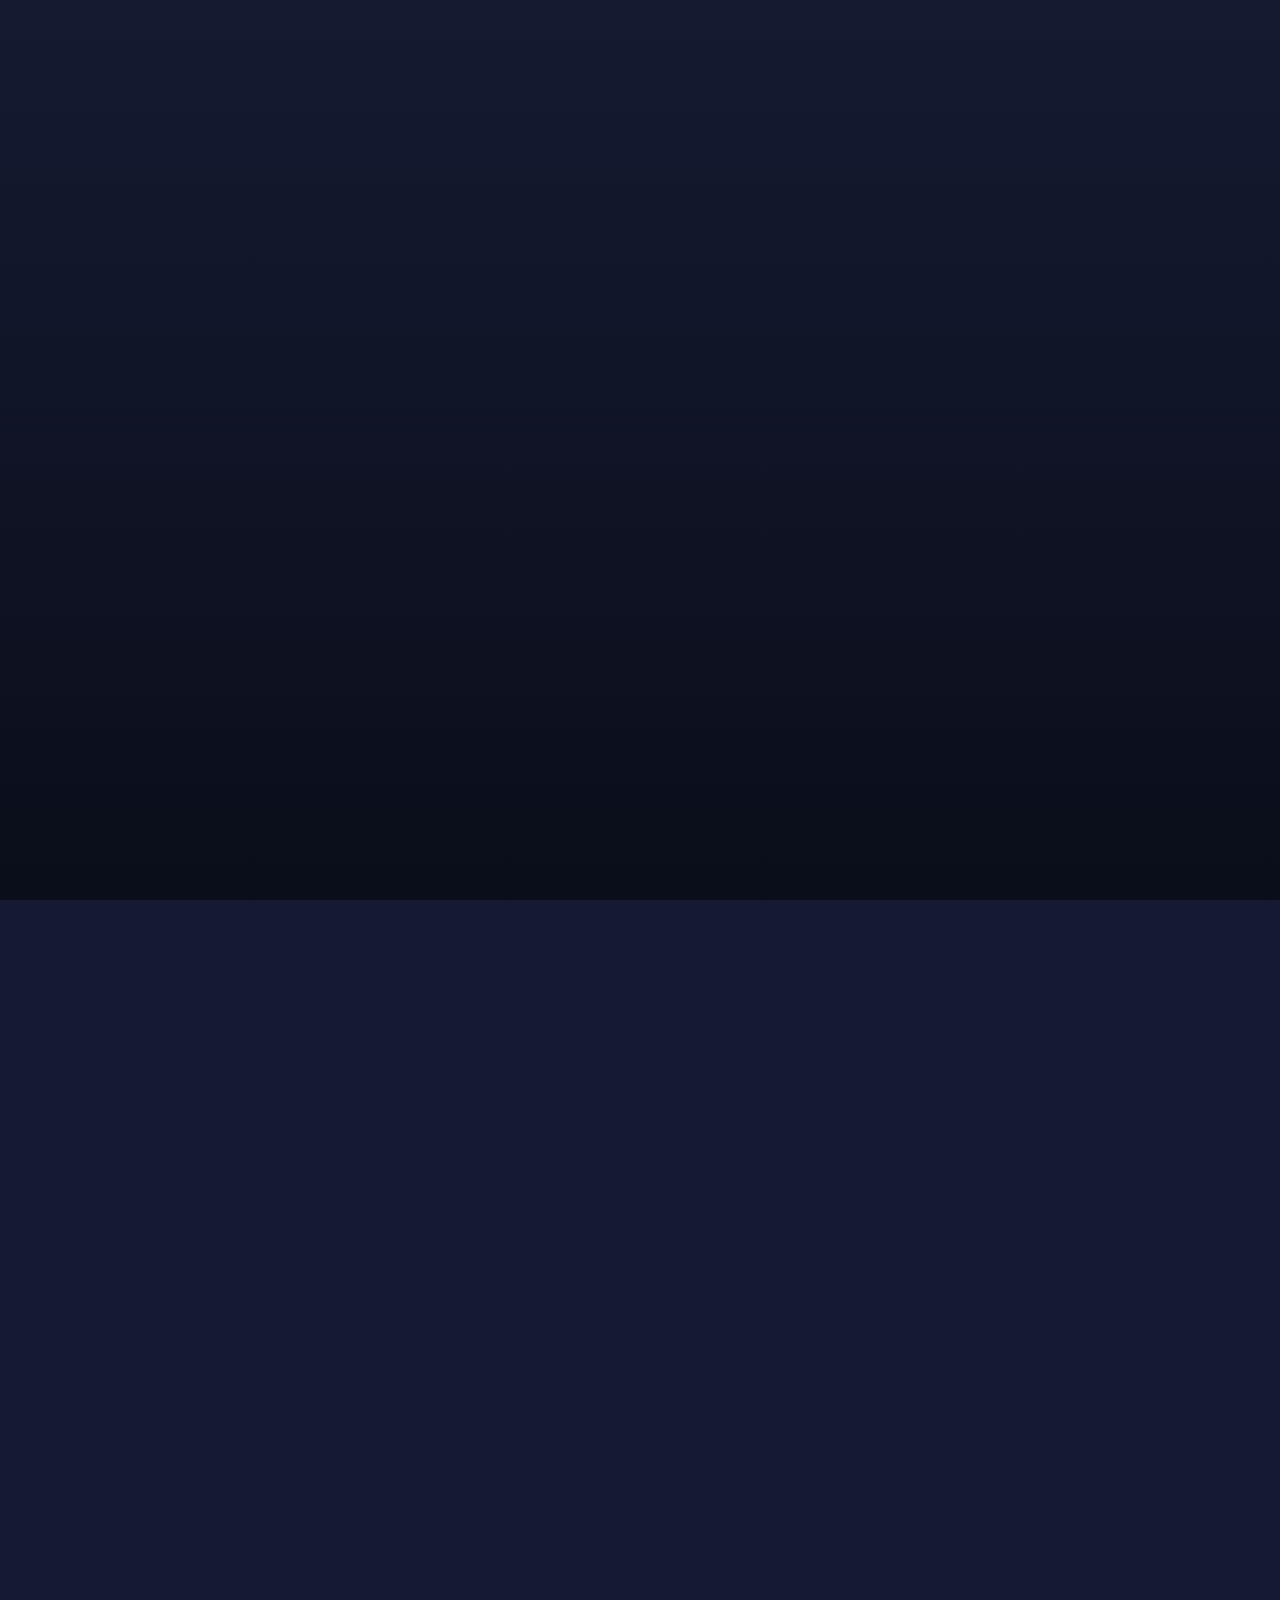
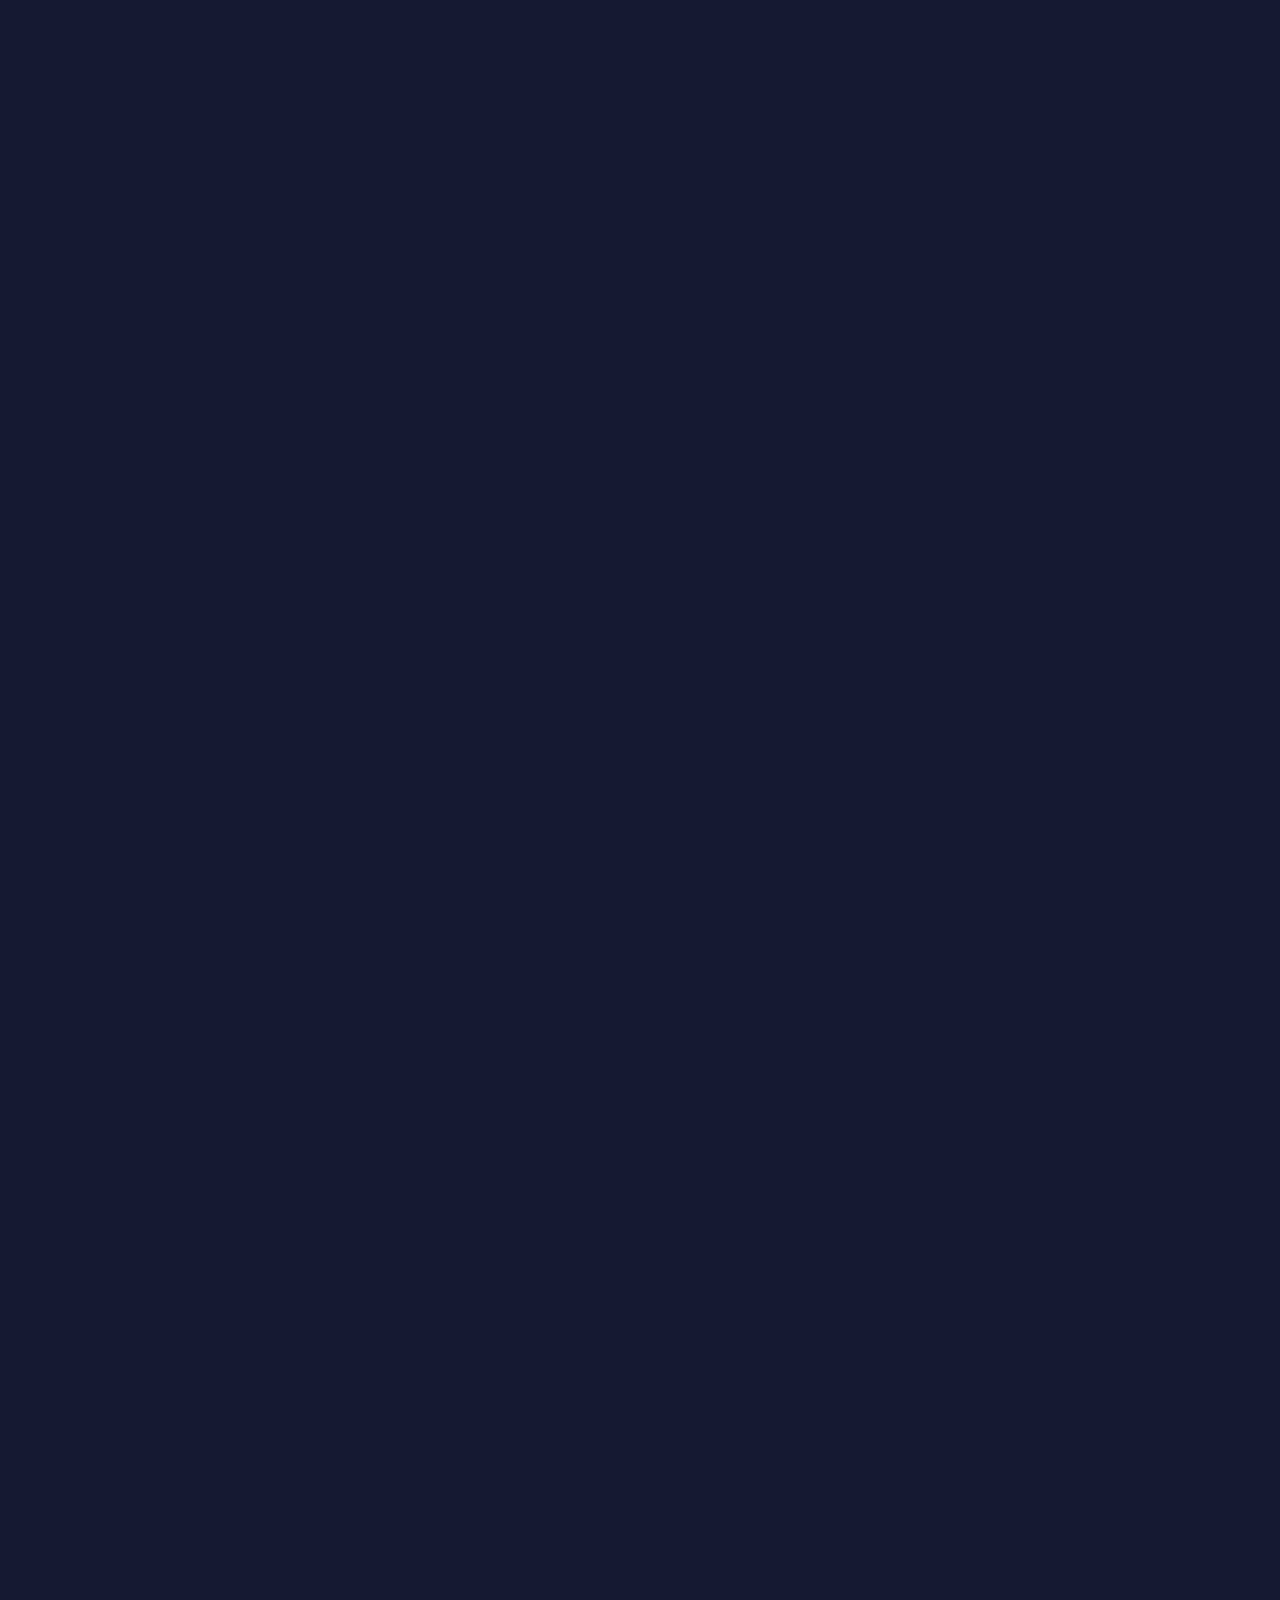
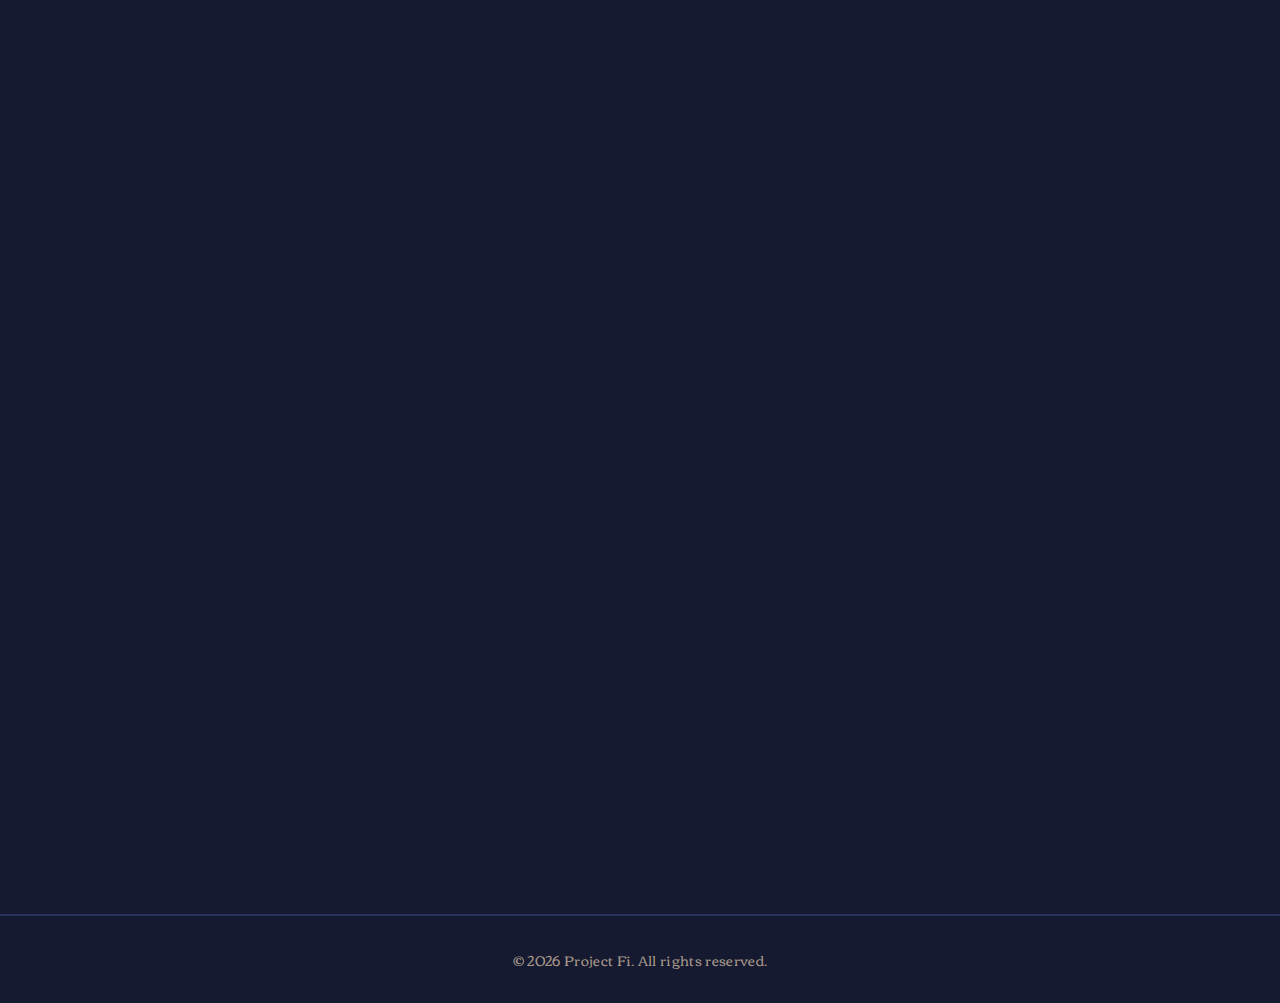
<file: index.html>
<!DOCTYPE html>
<html lang="en">
<head>
    <meta charset="UTF-8">
    <meta name="viewport" content="width=device-width, initial-scale=1.0">
    <title>Project Fi - Home</title>
    <link rel="stylesheet" href="assets/css/styles.css">
    <link rel="preconnect" href="https://fonts.googleapis.com">
    <link rel="preconnect" href="https://fonts.gstatic.com" crossorigin>
    <link href="https://fonts.googleapis.com/css2?family=Corben:wght@400;700&display=swap" rel="stylesheet">
</head>
<body>
    <nav class="navbar navbar-main" id="navbar-main">
        <div class="nav-container">
            <a href="index.html" class="nav-logo">Project Fi</a>
            <ul class="nav-menu">
                <li class="nav-item">
                    <a href="index.html" class="nav-link active">Accueil</a>
                </li>
                <li class="nav-item">
                    <a href="pages/races.html" class="nav-link">Races</a>
                </li>
                <li class="nav-item">
                    <a href="pages/classes.html" class="nav-link">Classes</a>
                </li>
                <li class="nav-item">
                    <a href="pages/rules.html" class="nav-link">Règles</a>
                </li>
                <li class="nav-item">
                    <a href="pages/equipment.html" class="nav-link">Équipement</a>
                </li>
            </ul>
            <button class="music-toggle" id="music-toggle" title="Lecture de la musique">
                <span class="music-icon">🎵</span>
            </button>
            <div class="hamburger">
                <span class="bar"></span>
                <span class="bar"></span>
                <span class="bar"></span>
            </div>
        </div>
    </nav>

    <audio id="background-music" loop autoplay muted>
        <source src="sons/Wanderlust.mp3" type="audio/mpeg">
    </audio>

    <main>
        <!-- Écran 1: Intro with Character Reveal -->
        <section class="hero-intro" id="hero-intro">
            <div class="intro-bg-gradient"></div>
            <div class="intro-content-wrapper">
                <h1 class="intro-phrase" id="intro-phrase">Êtes-vous prêts à voyager<br>parmi les nuages ?</h1>
            </div>
        </section>

        <!-- Écran 2: Parallax Illustration -->
        <section class="parallax-illustration" id="parallax-illustration">
            <div class="parallax-layer parallax-background">
                <img src="images/accueil/Fond.png" alt="Fond" class="parallax-img">
            </div>
            <div class="parallax-overlay">
                <img src="images/accueil/Premier_plan.png" alt="Premier Plan" class="premier-plan-img">
            </div>
        </section>

        <!-- Introduction Section -->
        <section id="intro" class="intro-section">
            <div class="container">
                <div class="intro-content fade-in-up">
                    <h2>About Project Fi</h2>
                    <p>Project Fi is a comprehensive fantasy role-playing game system that brings together
                    rich lore, diverse character classes, and an extensive equipment compendium. Whether you're
                    a seasoned adventurer or just beginning your journey, you'll find everything you need to
                    create memorable campaigns.</p>
                </div>
                
                <div class="features-grid">
                    <div class="feature-card fade-in-up">
                        <div class="feature-icon">⚔️</div>
                        <h3>Diverse Classes</h3>
                        <p>Choose from a wide variety of character classes, each with unique abilities and playstyles.</p>
                    </div>
                    <div class="feature-card fade-in-up">
                        <div class="feature-icon">📜</div>
                        <h3>Comprehensive Rules</h3>
                        <p>Clear and balanced rules that enhance gameplay while allowing creative freedom.</p>
                    </div>
                    <div class="feature-card fade-in-up">
                        <div class="feature-icon">🛡️</div>
                        <h3>Rich Equipment</h3>
                        <p>Extensive equipment compendium with detailed items, weapons, and magical artifacts.</p>
                    </div>
                </div>
            </div>
        </section>

        <!-- Call to Action Section -->
        <section class="cta-section fade-in-up">
            <div class="container">
                <h2>Ready to Begin Your Adventure?</h2>
                <p>Explore our classes, rules, and equipment to start your journey.</p>
                <div class="cta-buttons">
                    <a href="pages/classes.html" class="btn btn-primary">View Classes</a>
                    <a href="pages/equipment.html" class="btn btn-secondary">Browse Equipment</a>
                </div>
            </div>
        </section>
    </main>

    <footer class="footer">
        <div class="container">
            <p>&copy; 2026 Project Fi. All rights reserved.</p>
        </div>
    </footer>

    <script src="assets/js/main.js"></script>
    <script src="assets/js/hero-intro.js"></script>
</body>
</html>
</file>
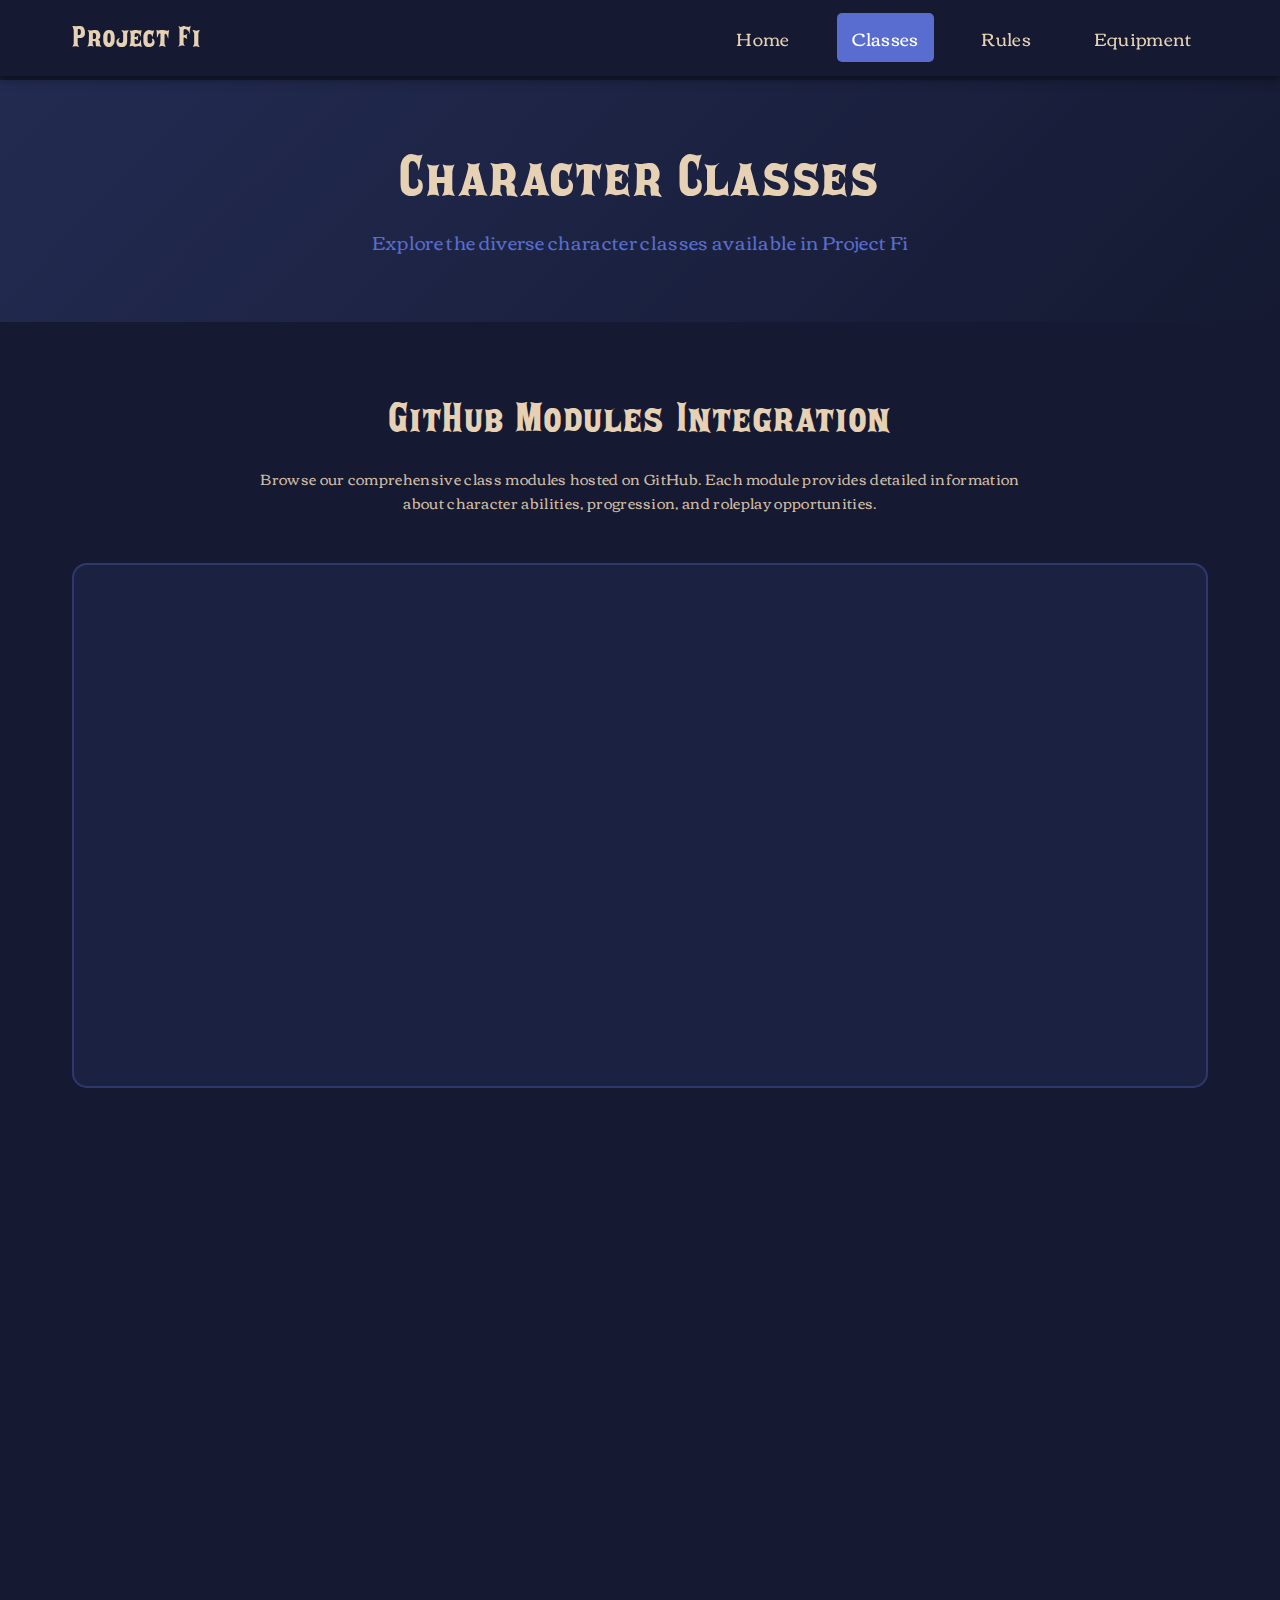
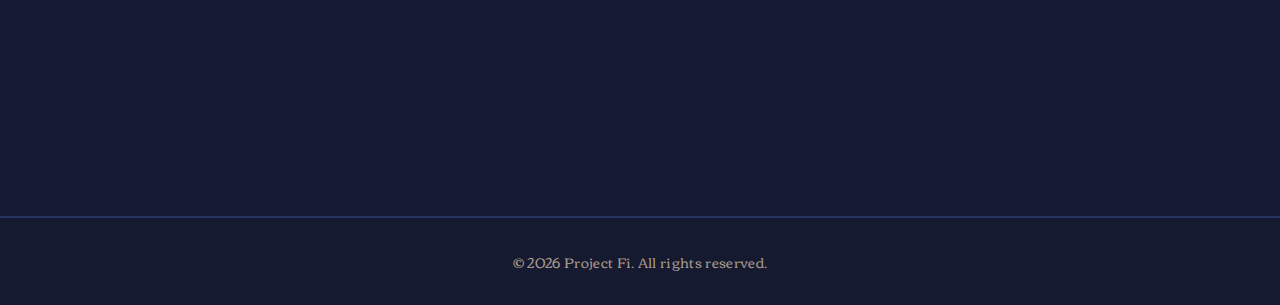
<file: pages/classes.html>
<!DOCTYPE html>
<html lang="en">
<head>
    <meta charset="UTF-8">
    <meta name="viewport" content="width=device-width, initial-scale=1.0">
    <title>Project Fi - Classes</title>
    <link rel="stylesheet" href="../assets/css/styles.css">
    <link rel="preconnect" href="https://fonts.googleapis.com">
    <link rel="preconnect" href="https://fonts.gstatic.com" crossorigin>
    <link href="https://fonts.googleapis.com/css2?family=Corben:wght@400;700&display=swap" rel="stylesheet">
</head>
<body>
    <nav class="navbar">
        <div class="nav-container">
            <a href="../index.html" class="nav-logo">Project Fi</a>
            <ul class="nav-menu">
                <li class="nav-item">
                    <a href="../index.html" class="nav-link">Home</a>
                </li>
                <li class="nav-item">
                    <a href="classes.html" class="nav-link active">Classes</a>
                </li>
                <li class="nav-item">
                    <a href="rules.html" class="nav-link">Rules</a>
                </li>
                <li class="nav-item">
                    <a href="equipment.html" class="nav-link">Equipment</a>
                </li>
            </ul>
            <div class="hamburger">
                <span class="bar"></span>
                <span class="bar"></span>
                <span class="bar"></span>
            </div>
        </div>
    </nav>

    <main class="page-content">
        <section class="page-hero fade-in-up">
            <div class="container">
                <h1>Character Classes</h1>
                <p>Explore the diverse character classes available in Project Fi</p>
            </div>
        </section>

        <section class="classes-section">
            <div class="container">
                <div class="module-description fade-in-up">
                    <h2>GitHub Modules Integration</h2>
                    <p>Browse our comprehensive class modules hosted on GitHub. Each module provides detailed
                    information about character abilities, progression, and roleplay opportunities.</p>
                </div>

                <!-- GitHub Module Iframe -->
                <div class="iframe-container fade-in-up">
                    <iframe 
                        src="https://hemenyatta.github.io/heme.github.io-main/" 
                        title="GitHub Modules"
                        class="github-iframe"
                        loading="lazy">
                    </iframe>
                </div>

                <!-- Class Cards -->
                <div class="classes-grid">
                    <div class="class-card fade-in-up">
                        <h3>Warrior</h3>
                        <p>Masters of combat and physical prowess, warriors excel in melee combat and protecting their allies.</p>
                        <a href="#" class="btn btn-small">Learn More</a>
                    </div>
                    <div class="class-card fade-in-up">
                        <h3>Mage</h3>
                        <p>Wielders of arcane magic, mages command the elements and bend reality to their will.</p>
                        <a href="#" class="btn btn-small">Learn More</a>
                    </div>
                    <div class="class-card fade-in-up">
                        <h3>Rogue</h3>
                        <p>Cunning and stealthy, rogues excel at reconnaissance, subterfuge, and precise strikes.</p>
                        <a href="#" class="btn btn-small">Learn More</a>
                    </div>
                    <div class="class-card fade-in-up">
                        <h3>Cleric</h3>
                        <p>Divine champions who heal the wounded and smite the wicked with holy power.</p>
                        <a href="#" class="btn btn-small">Learn More</a>
                    </div>
                    <div class="class-card fade-in-up">
                        <h3>Ranger</h3>
                        <p>Masters of nature and tracking, rangers are skilled hunters and wilderness survivalists.</p>
                        <a href="#" class="btn btn-small">Learn More</a>
                    </div>
                    <div class="class-card fade-in-up">
                        <h3>Bard</h3>
                        <p>Charismatic performers who inspire allies and confound enemies with music and magic.</p>
                        <a href="#" class="btn btn-small">Learn More</a>
                    </div>
                </div>
            </div>
        </section>
    </main>

    <footer class="footer">
        <div class="container">
            <p>&copy; 2026 Project Fi. All rights reserved.</p>
        </div>
    </footer>

    <script src="../assets/js/main.js"></script>
</body>
</html>
</file>
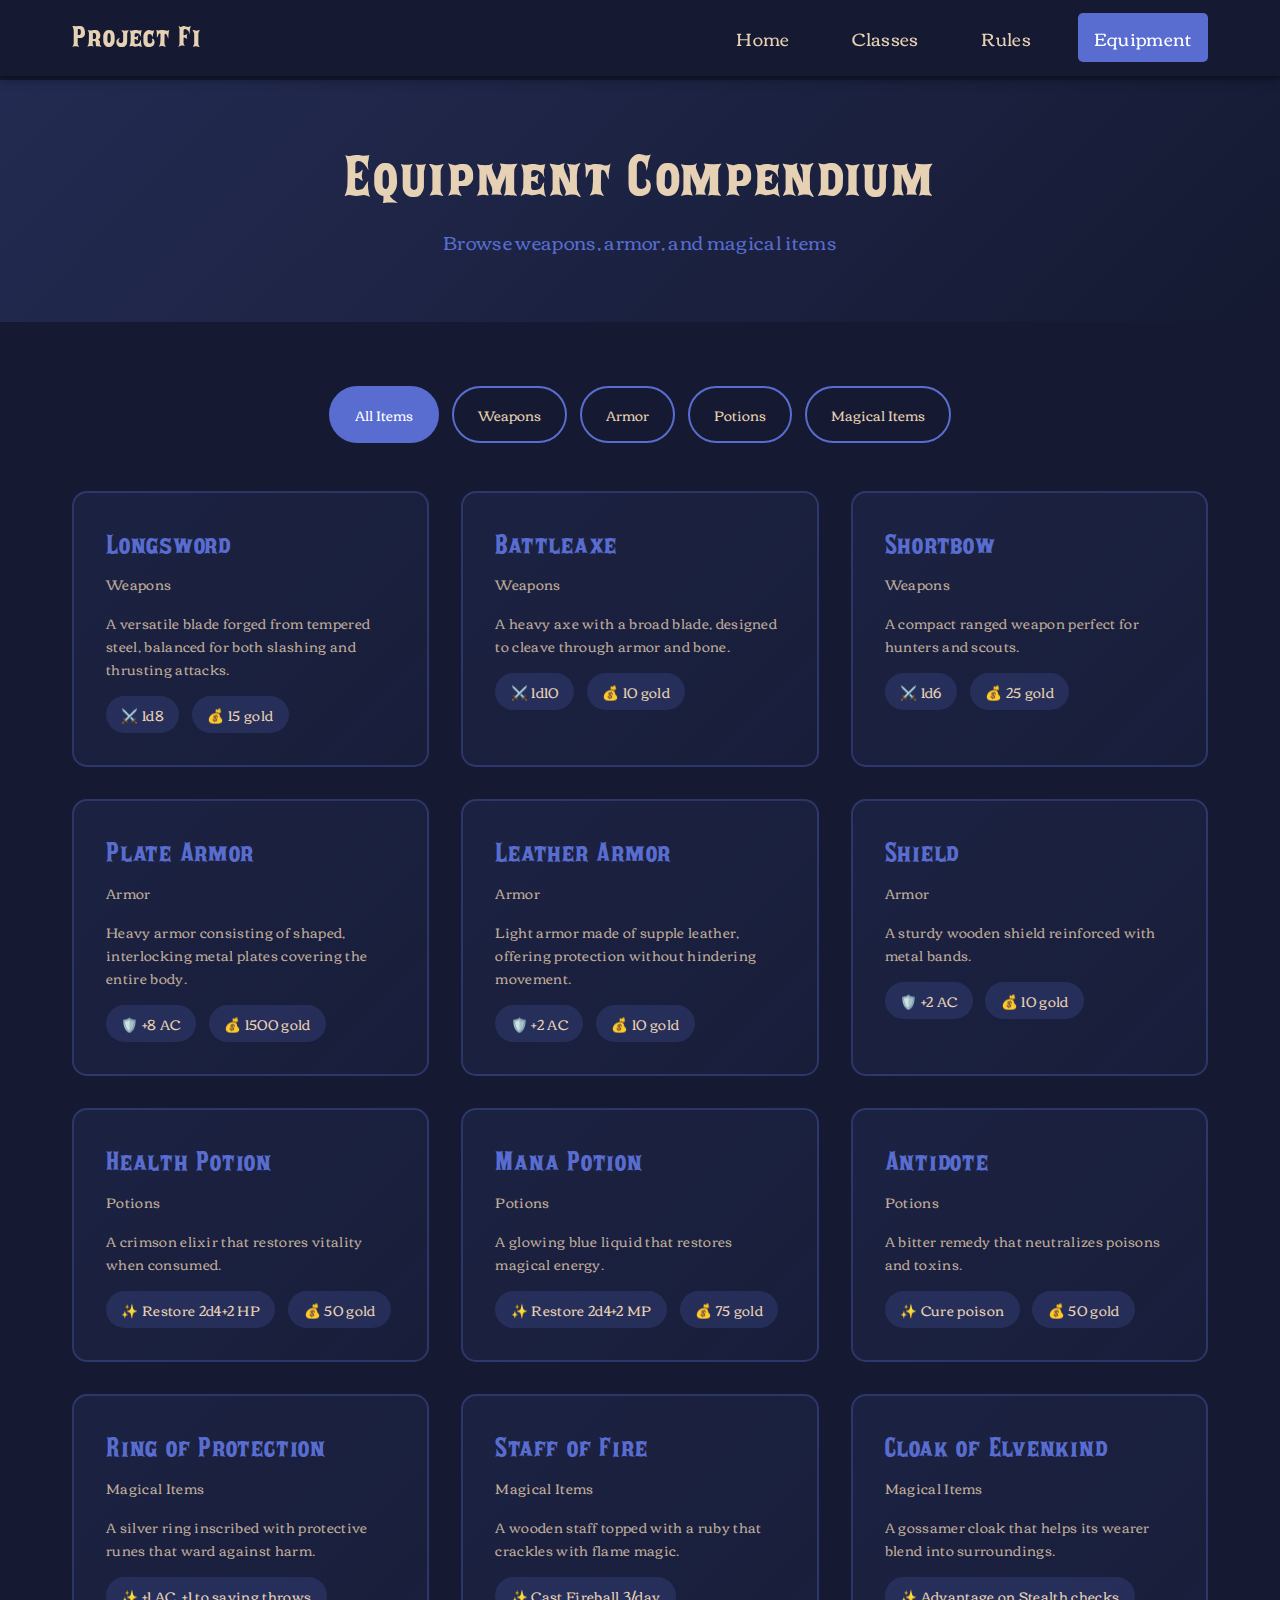
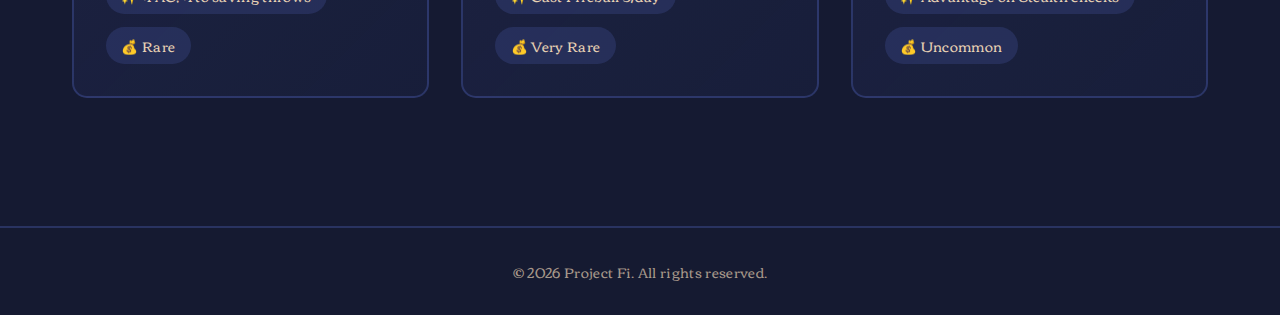
<file: pages/equipment.html>
<!DOCTYPE html>
<html lang="en">
<head>
    <meta charset="UTF-8">
    <meta name="viewport" content="width=device-width, initial-scale=1.0">
    <title>Project Fi - Equipment Compendium</title>
    <link rel="stylesheet" href="../assets/css/styles.css">
    <link rel="preconnect" href="https://fonts.googleapis.com">
    <link rel="preconnect" href="https://fonts.gstatic.com" crossorigin>
    <link href="https://fonts.googleapis.com/css2?family=Corben:wght@400;700&display=swap" rel="stylesheet">
</head>
<body>
    <nav class="navbar">
        <div class="nav-container">
            <a href="../index.html" class="nav-logo">Project Fi</a>
            <ul class="nav-menu">
                <li class="nav-item">
                    <a href="../index.html" class="nav-link">Home</a>
                </li>
                <li class="nav-item">
                    <a href="classes.html" class="nav-link">Classes</a>
                </li>
                <li class="nav-item">
                    <a href="rules.html" class="nav-link">Rules</a>
                </li>
                <li class="nav-item">
                    <a href="equipment.html" class="nav-link active">Equipment</a>
                </li>
            </ul>
            <div class="hamburger">
                <span class="bar"></span>
                <span class="bar"></span>
                <span class="bar"></span>
            </div>
        </div>
    </nav>

    <main class="page-content">
        <section class="page-hero fade-in-up">
            <div class="container">
                <h1>Equipment Compendium</h1>
                <p>Browse weapons, armor, and magical items</p>
            </div>
        </section>

        <section class="equipment-section">
            <div class="container">
                <div class="equipment-filters fade-in-up">
                    <button class="filter-btn active" data-category="all">All Items</button>
                    <button class="filter-btn" data-category="weapons">Weapons</button>
                    <button class="filter-btn" data-category="armor">Armor</button>
                    <button class="filter-btn" data-category="potions">Potions</button>
                    <button class="filter-btn" data-category="magical">Magical Items</button>
                </div>

                <div class="equipment-grid" id="equipment-grid">
                    <!-- Equipment items will be dynamically loaded here -->
                    <div class="loading" role="status" aria-live="polite">Loading equipment...</div>
                </div>
            </div>
        </section>
    </main>

    <footer class="footer">
        <div class="container">
            <p>&copy; 2026 Project Fi. All rights reserved.</p>
        </div>
    </footer>

    <script src="../assets/js/main.js"></script>
    <script src="../assets/js/equipment.js"></script>
</body>
</html>
</file>
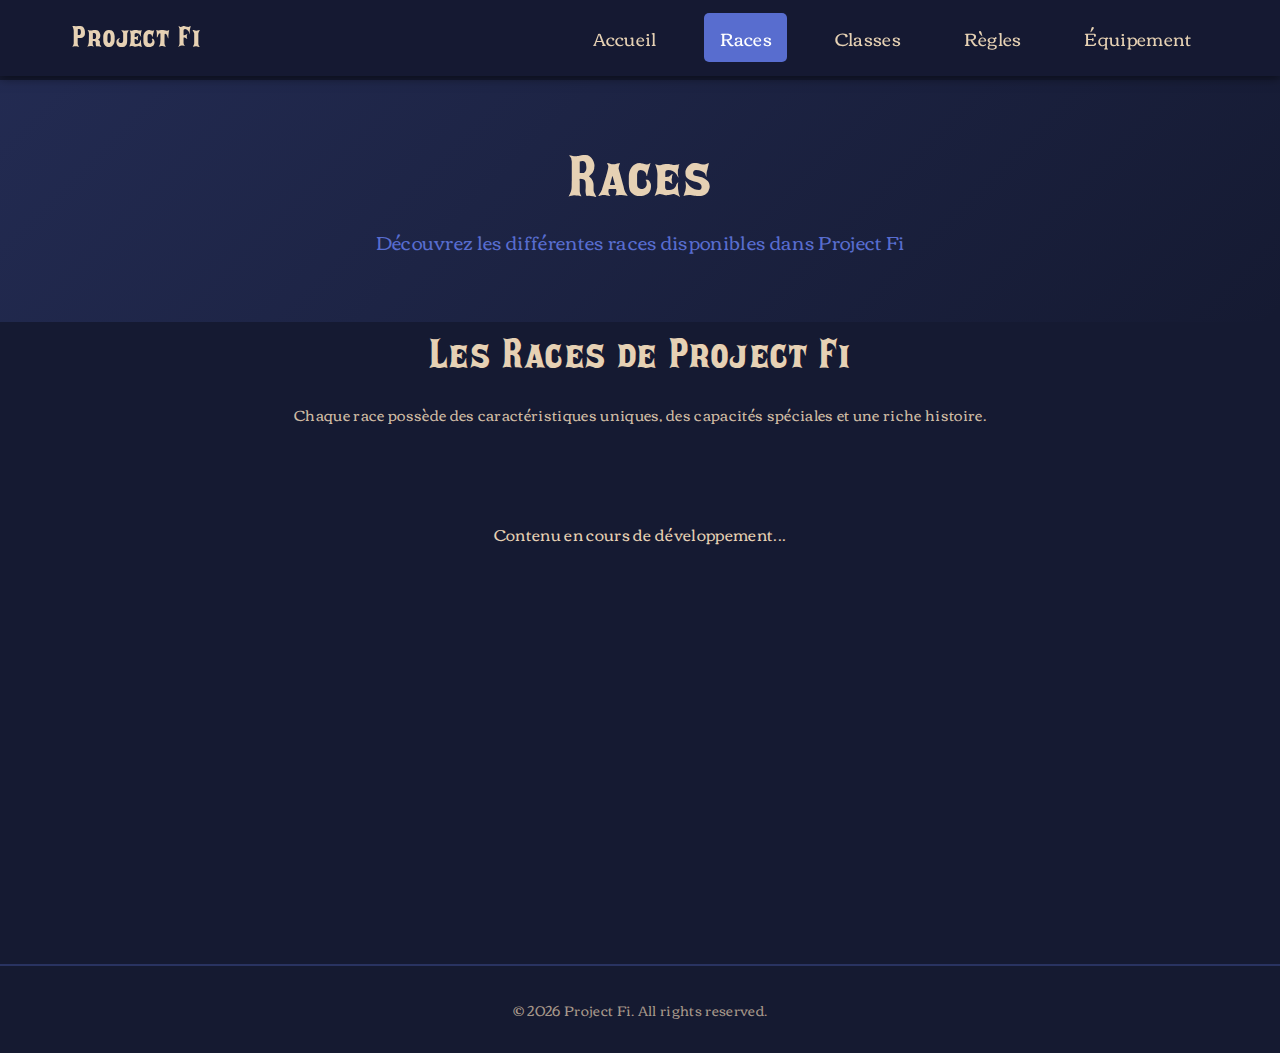
<file: pages/races.html>
<!DOCTYPE html>
<html lang="en">
<head>
    <meta charset="UTF-8">
    <meta name="viewport" content="width=device-width, initial-scale=1.0">
    <title>Project Fi - Races</title>
    <link rel="stylesheet" href="../assets/css/styles.css">
    <link rel="preconnect" href="https://fonts.googleapis.com">
    <link rel="preconnect" href="https://fonts.gstatic.com" crossorigin>
    <link href="https://fonts.googleapis.com/css2?family=Corben:wght@400;700&display=swap" rel="stylesheet">
</head>
<body>
    <nav class="navbar">
        <div class="nav-container">
            <a href="../index.html" class="nav-logo">Project Fi</a>
            <ul class="nav-menu">
                <li class="nav-item">
                    <a href="../index.html" class="nav-link">Accueil</a>
                </li>
                <li class="nav-item">
                    <a href="races.html" class="nav-link active">Races</a>
                </li>
                <li class="nav-item">
                    <a href="classes.html" class="nav-link">Classes</a>
                </li>
                <li class="nav-item">
                    <a href="rules.html" class="nav-link">Règles</a>
                </li>
                <li class="nav-item">
                    <a href="equipment.html" class="nav-link">Équipement</a>
                </li>
            </ul>
            <div class="hamburger">
                <span class="bar"></span>
                <span class="bar"></span>
                <span class="bar"></span>
            </div>
        </div>
    </nav>

    <main class="page-content">
        <section class="page-hero fade-in-up">
            <div class="container">
                <h1>Races</h1>
                <p>Découvrez les différentes races disponibles dans Project Fi</p>
            </div>
        </section>

        <section class="content-section">
            <div class="container">
                <div class="module-description fade-in-up">
                    <h2>Les Races de Project Fi</h2>
                    <p>Chaque race possède des caractéristiques uniques, des capacités spéciales et une riche histoire.</p>
                </div>

                <!-- Contenu à venir -->
                <div class="races-grid">
                    <p style="text-align: center; padding: 3rem;">Contenu en cours de développement...</p>
                </div>
            </div>
        </section>
    </main>

    <footer class="footer">
        <div class="container">
            <p>&copy; 2026 Project Fi. All rights reserved.</p>
        </div>
    </footer>

    <script src="../assets/js/main.js"></script>
</body>
</html>
</file>
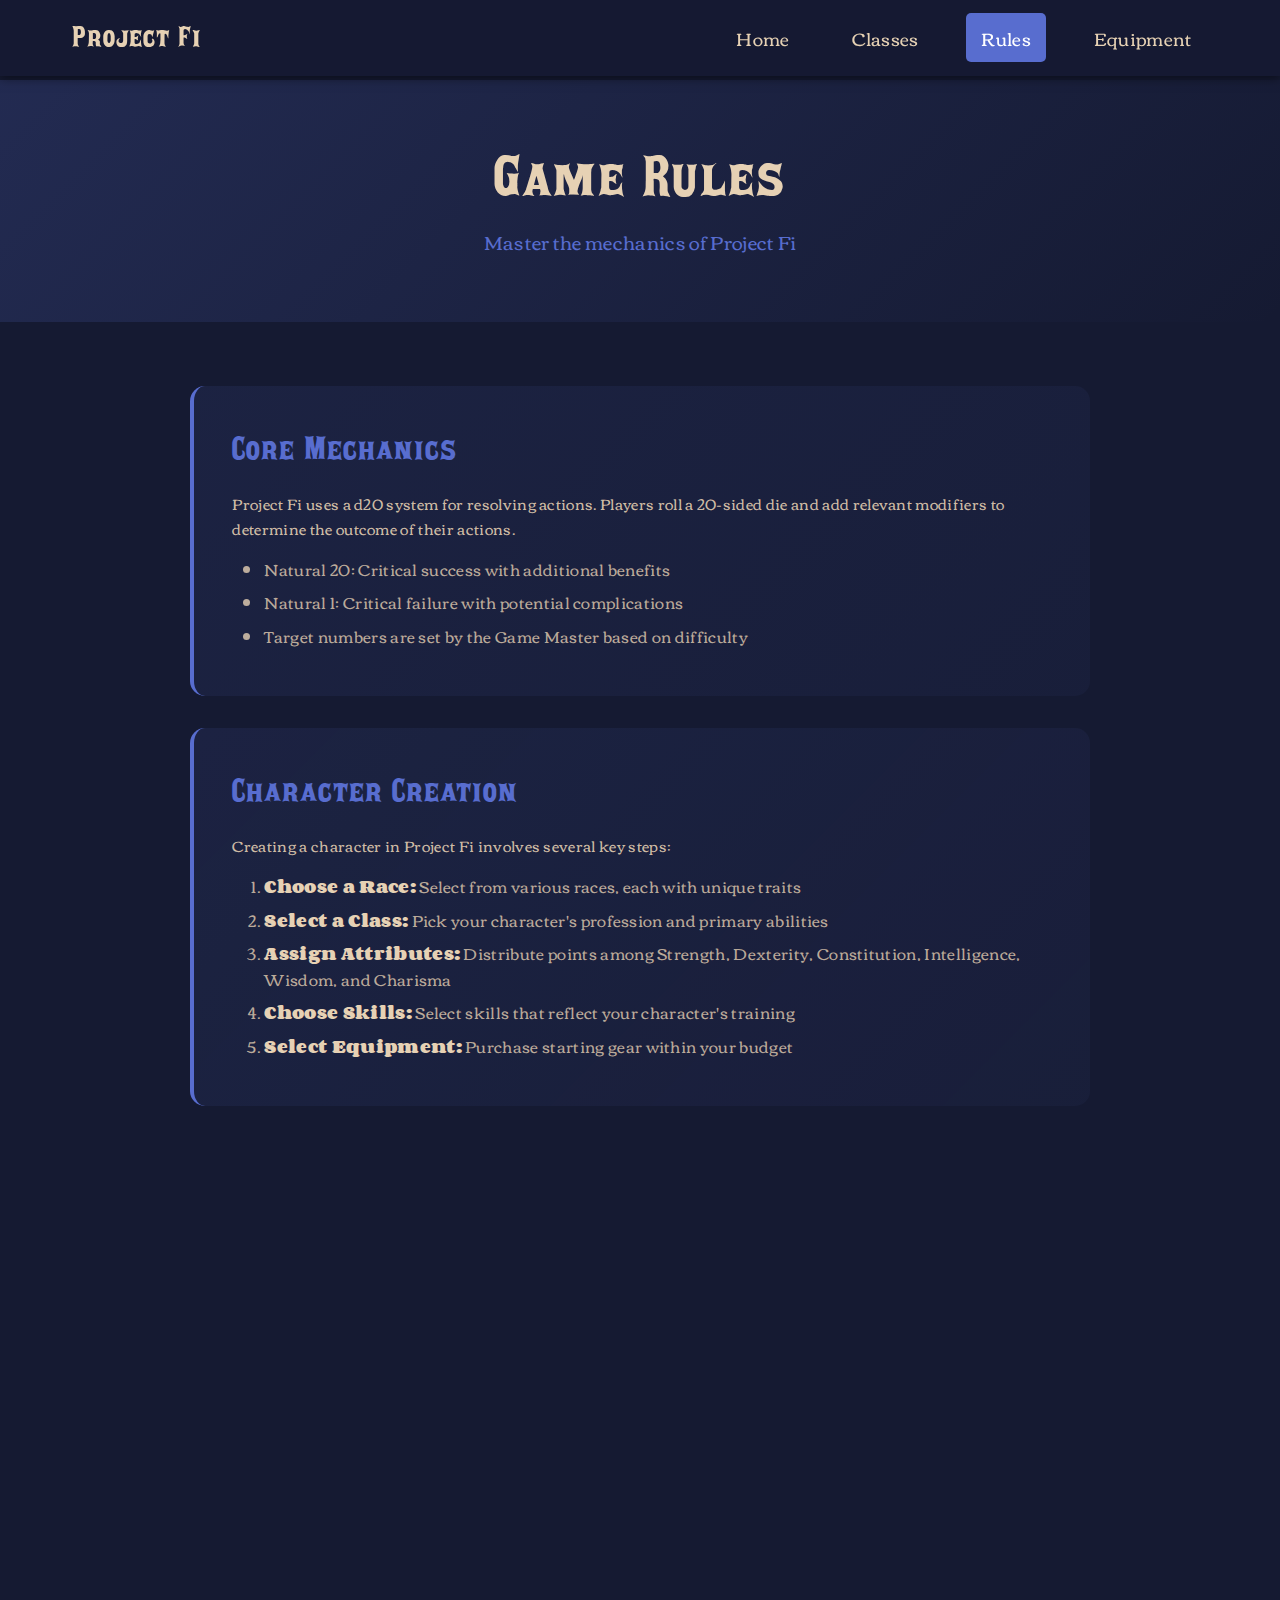
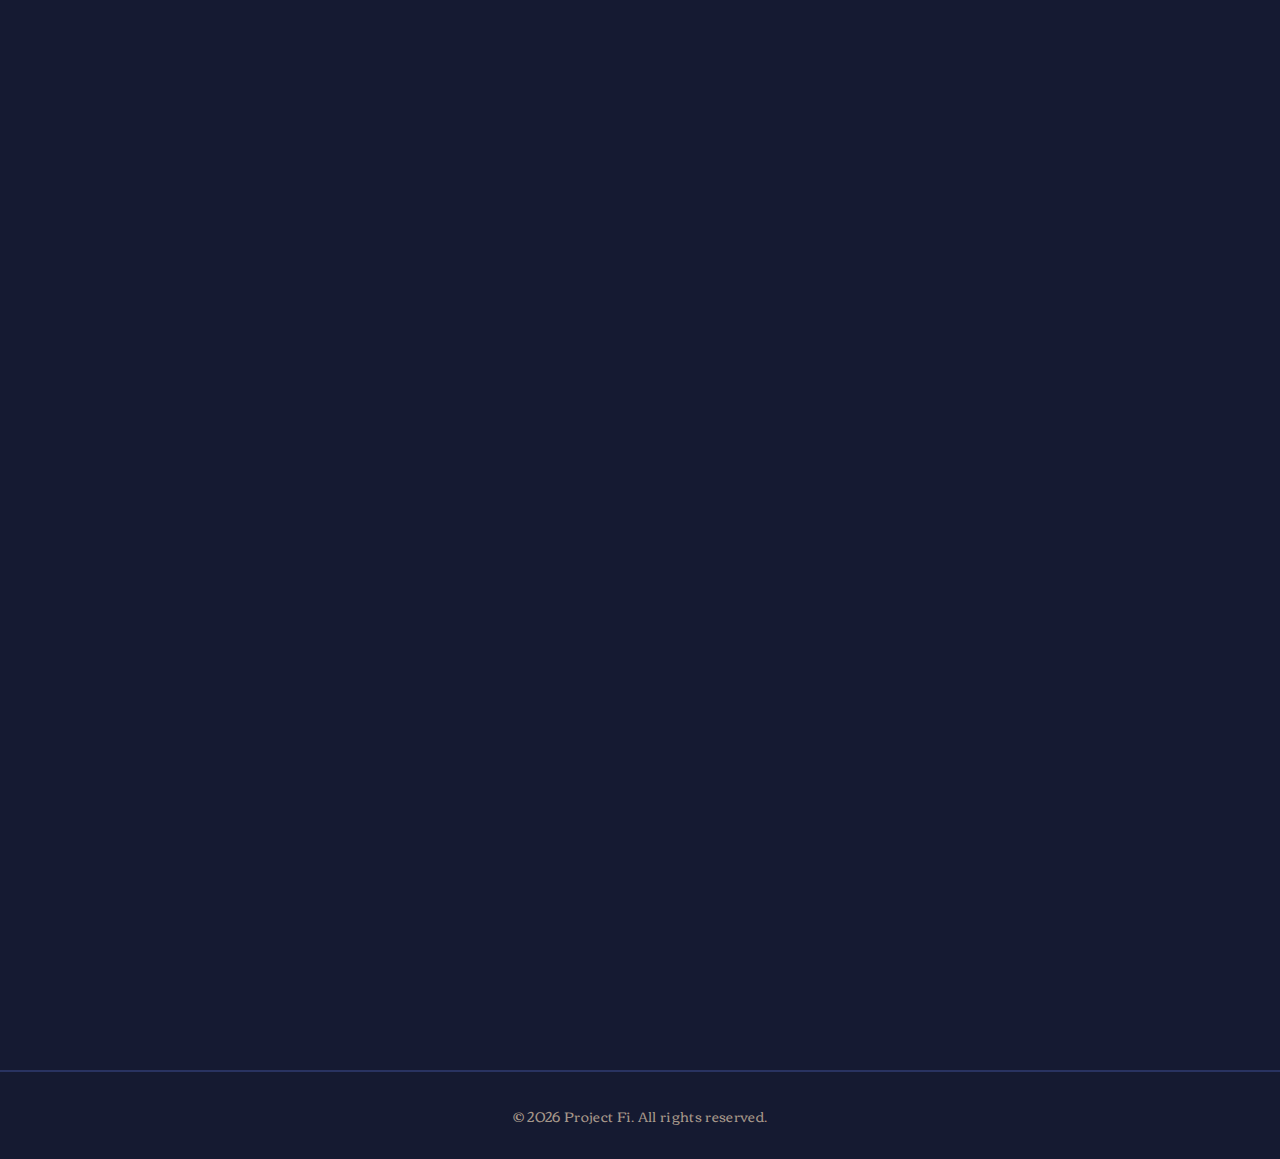
<file: pages/rules.html>
<!DOCTYPE html>
<html lang="en">
<head>
    <meta charset="UTF-8">
    <meta name="viewport" content="width=device-width, initial-scale=1.0">
    <title>Project Fi - Rules</title>
    <link rel="stylesheet" href="../assets/css/styles.css">
    <link rel="preconnect" href="https://fonts.googleapis.com">
    <link rel="preconnect" href="https://fonts.gstatic.com" crossorigin>
    <link href="https://fonts.googleapis.com/css2?family=Corben:wght@400;700&display=swap" rel="stylesheet">
</head>
<body>
    <nav class="navbar">
        <div class="nav-container">
            <a href="../index.html" class="nav-logo">Project Fi</a>
            <ul class="nav-menu">
                <li class="nav-item">
                    <a href="../index.html" class="nav-link">Home</a>
                </li>
                <li class="nav-item">
                    <a href="classes.html" class="nav-link">Classes</a>
                </li>
                <li class="nav-item">
                    <a href="rules.html" class="nav-link active">Rules</a>
                </li>
                <li class="nav-item">
                    <a href="equipment.html" class="nav-link">Equipment</a>
                </li>
            </ul>
            <div class="hamburger">
                <span class="bar"></span>
                <span class="bar"></span>
                <span class="bar"></span>
            </div>
        </div>
    </nav>

    <main class="page-content">
        <section class="page-hero fade-in-up">
            <div class="container">
                <h1>Game Rules</h1>
                <p>Master the mechanics of Project Fi</p>
            </div>
        </section>

        <section class="rules-section">
            <div class="container">
                <div class="rules-content">
                    <div class="rule-block fade-in-up">
                        <h2>Core Mechanics</h2>
                        <p>Project Fi uses a d20 system for resolving actions. Players roll a 20-sided die
                        and add relevant modifiers to determine the outcome of their actions.</p>
                        <ul>
                            <li>Natural 20: Critical success with additional benefits</li>
                            <li>Natural 1: Critical failure with potential complications</li>
                            <li>Target numbers are set by the Game Master based on difficulty</li>
                        </ul>
                    </div>

                    <div class="rule-block fade-in-up">
                        <h2>Character Creation</h2>
                        <p>Creating a character in Project Fi involves several key steps:</p>
                        <ol>
                            <li><strong>Choose a Race:</strong> Select from various races, each with unique traits</li>
                            <li><strong>Select a Class:</strong> Pick your character's profession and primary abilities</li>
                            <li><strong>Assign Attributes:</strong> Distribute points among Strength, Dexterity, Constitution, Intelligence, Wisdom, and Charisma</li>
                            <li><strong>Choose Skills:</strong> Select skills that reflect your character's training</li>
                            <li><strong>Select Equipment:</strong> Purchase starting gear within your budget</li>
                        </ol>
                    </div>

                    <div class="rule-block fade-in-up">
                        <h2>Combat</h2>
                        <p>Combat in Project Fi is turn-based and follows this sequence:</p>
                        <ol>
                            <li><strong>Initiative:</strong> Roll to determine turn order</li>
                            <li><strong>Actions:</strong> On your turn, take one action, one bonus action, and move</li>
                            <li><strong>Attack Rolls:</strong> Roll d20 + modifiers vs target's defense</li>
                            <li><strong>Damage:</strong> On hit, roll weapon damage + modifiers</li>
                            <li><strong>Effects:</strong> Resolve any special abilities or conditions</li>
                        </ol>
                    </div>

                    <div class="rule-block fade-in-up">
                        <h2>Magic System</h2>
                        <p>Magic in Project Fi is powered by mana and spell slots:</p>
                        <ul>
                            <li>Spellcasters have a pool of mana that regenerates with rest</li>
                            <li>Spells are organized by level (1-9), with higher levels being more powerful</li>
                            <li>Spell slots limit how many spells can be cast per day</li>
                            <li>Concentration spells require focus and end if the caster is disrupted</li>
                        </ul>
                    </div>

                    <div class="rule-block fade-in-up">
                        <h2>Skill Checks</h2>
                        <p>When attempting tasks outside combat, players make skill checks:</p>
                        <ul>
                            <li>Roll d20 + skill modifier + attribute modifier</li>
                            <li>Difficulty Classes (DC) range from 5 (trivial) to 30 (nearly impossible)</li>
                            <li>Advantage: Roll twice, take higher result</li>
                            <li>Disadvantage: Roll twice, take lower result</li>
                        </ul>
                    </div>

                    <div class="rule-block fade-in-up">
                        <h2>Rest and Recovery</h2>
                        <p>Characters recover resources through rest:</p>
                        <ul>
                            <li><strong>Short Rest (1 hour):</strong> Recover some hit points and limited abilities</li>
                            <li><strong>Long Rest (8 hours):</strong> Fully recover hit points, mana, and daily abilities</li>
                            <li>Healing potions and magic can restore hit points during combat</li>
                        </ul>
                    </div>
                </div>
            </div>
        </section>
    </main>

    <footer class="footer">
        <div class="container">
            <p>&copy; 2026 Project Fi. All rights reserved.</p>
        </div>
    </footer>

    <script src="../assets/js/main.js"></script>
</body>
</html>
</file>
<file: assets/css/styles.css>
/* Project Fi Website Styles */
/* Color Scheme: 
   - Background: #151A32
   - Secondary: #E6D1B4
   - Tertiary: #586DCF
*/

@font-face {
    font-family: 'P22Posada';
    src: url('../font/P22%20Posada%20Regular%20Regular.ttf') format('truetype');
    font-weight: 100;
    font-style: normal;
    font-display: swap;
}

html {
    scroll-snap-type: y proximity;
    scroll-padding-top: 0;
    scroll-behavior: smooth;
    overflow-y: scroll;
    overflow-x: hidden;
}

body {
    scroll-snap-type: y proximity;
}

main {
    scroll-snap-type: inherit;
}

/* Amélioration du scroll avec will-change pour de meilleures performances */
section {
    will-change: scroll-position;
    -webkit-overflow-scrolling: touch;
}

:root {
    --primary-bg: #151A32;
    --secondary-color: #E6D1B4;
    --tertiary-color: #586DCF;
    --text-light: #ffffff;
    --transition-speed: 0.3s;
    --font-primary: 'Corben', cursive;
    --font-heading: 'P22Posada', serif;
}

/* Global Styles */
* {
    margin: 0;
    padding: 0;
    box-sizing: border-box;
}

body {
    font-family: var(--font-primary);
    background-color: var(--primary-bg);
    color: var(--secondary-color);
    line-height: 1.6;
    overflow-x: hidden;
    letter-spacing: 0.02em;
}

h1, h2, h3, h4, h5, h6 {
    font-family: var(--font-heading);
    font-weight: 300;
    color: var(--secondary-color);
    margin-bottom: 1rem;
    letter-spacing: 0.03em;

}

h1 {
    font-size: clamp(2rem, 5vw, 3.5rem);
    line-height: 1.2;
}

h2 {
    font-size: clamp(1.75rem, 3.5vw, 2.5rem);
}

h3 {
    font-size: clamp(1.3rem, 2.5vw, 1.8rem);
}

a {
    text-decoration: none;
    color: var(--tertiary-color);
    transition: color var(--transition-speed);
}

a:hover {
    color: var(--secondary-color);
}

.container {
    max-width: 1200px;
    margin: 0 auto;
    padding: 0 clamp(1rem, 2.5vw, 2rem);
}

/* Navigation Bar */
.navbar {
    background-color: rgba(21, 26, 50, 0.9);
    backdrop-filter: blur(10px);
    padding: clamp(0.75rem, 1.2vw, 1rem) 0;
    position: fixed;
    width: 100%;
    top: 0;
    z-index: 1000;
    box-shadow: 0 2px 10px rgba(0, 0, 0, 0.5);
}

/* Archetype Sticky Bar */
.archetype-sticky-bar {
    position: fixed;
    top: clamp(60px, 10vh, 75px);
    width: 100%;
    background: #E6D1B4;
    backdrop-filter: blur(10px);
    padding: clamp(0.5rem, 1vw, 0.75rem) clamp(1rem, 2vw, 2rem);
    display: flex;
    align-items: center;
    justify-content: center;
    gap: clamp(1rem, 2vw, 2rem);
    z-index: 1001;
    box-shadow: 0 2px 10px rgba(0, 0, 0, 0.3);
    min-height: clamp(45px, 7vh, 55px);
    opacity: 0;
    visibility: hidden;
    transition: opacity 0.3s ease, visibility 0.3s ease;
}

.archetype-sticky-bar.visible {
    opacity: 1;
    visibility: visible;
}

.sticky-nav-arrow {
    background: var(--tertiary-color);
    border: 2px solid var(--tertiary-color);
    border-radius: 50%;
    width: clamp(36px, 5vw, 42px);
    height: clamp(36px, 5vw, 42px);
    display: flex;
    align-items: center;
    justify-content: center;
    cursor: pointer;
    transition: all 0.3s ease;
    color: #E6D1B4;
    flex-shrink: 0;
    padding: 0;
}

.sticky-nav-arrow:hover {
    background: var(--tertiary-color);
    color: #E6D1B4;
    box-shadow: 0 4px 15px rgba(88, 109, 207, 0.5);
    transform: scale(1.1);
}

.sticky-nav-arrow:active {
    transform: scale(0.95);
}

.sticky-nav-arrow svg {
    width: 18px;
    height: 18px;
}

.archetype-name-sticky {
    font-family: var(--font-heading);
    font-size: clamp(1.1rem, 2vw, 1.5rem);
    font-weight: 400;
    color: #151A32;
    text-align: center;
    letter-spacing: 0.03em;
    min-width: clamp(100px, 15vw, 180px);
    margin: 0;
    padding: 0;
    display: flex;
    align-items: center;
    justify-content: center;
}

/* Responsive archetype sticky bar - handled by clamp() */

.navbar-main {
    opacity: 0;
    transform: translateY(-100%);
    transition: opacity 0.3s ease-out, transform 0.3s ease-out;
}

.navbar-main.revealed {
    opacity: 1;
    transform: translateY(0);
}

.navbar-main.show-on-hover {
    opacity: 1;
    transform: translateY(0);
}

.nav-container {
    max-width: 1200px;
    margin: 0 auto;
    padding: 0 clamp(1rem, 2.5vw, 2rem);
    display: flex;
    justify-content: space-between;
    align-items: center;
}

.nav-logo {
    font-size: clamp(1.4rem, 2.2vw, 1.8rem);
    font-weight: 400;
    color: var(--secondary-color);
    font-family: var(--font-heading);
    letter-spacing: 0.03em;
}

.nav-menu {
    display: flex;
    list-style: none;
    gap: clamp(1rem, 2.5vw, 2rem);
}

.nav-link {
    color: #E6D1B4;
    font-size: clamp(16px, 1.5vw, 18px);
    font-family: var(--font-primary);
    font-weight: 400;
    padding: clamp(0.4rem, 0.6vw, 0.5rem) clamp(0.75rem, 1.2vw, 1rem);
    border-radius: 5px;
    transition: all var(--transition-speed);
}

.nav-link:hover,
.nav-link.active {
    background-color: var(--tertiary-color);
    color: var(--text-light);
}

.music-toggle {
    background: none;
    border: 2px solid var(--secondary-color);
    color: var(--secondary-color);
    padding: clamp(0.4rem, 0.6vw, 0.5rem) clamp(0.75rem, 1.2vw, 1rem);
    border-radius: 5px;
    cursor: pointer;
    font-size: clamp(1rem, 1.5vw, 1.2rem);
    transition: all var(--transition-speed);
    display: flex;
    align-items: center;
    gap: 0.5rem;
}

.music-toggle:hover {
    background-color: var(--tertiary-color);
    border-color: var(--tertiary-color);
    color: var(--text-light);
}

.music-toggle.playing {
    background-color: var(--tertiary-color);
    border-color: var(--tertiary-color);
}

.music-toggle.playing .music-icon {
    animation: pulse-music 1s infinite;
}

@keyframes pulse-music {
    0%, 100% { opacity: 1; }
    50% { opacity: 0.6; }
}

.hamburger {
    display: none;
    flex-direction: column;
    cursor: pointer;
}

.hamburger .bar {
    width: 25px;
    height: 3px;
    background-color: var(--secondary-color);
    margin: 3px 0;
    transition: 0.3s;
}

/* Hero Intro Section - Écran 1: Character Reveal */
.hero-intro {
    position: relative;
    height: clamp(100vh, 150vh, 180vh);
    display: flex;
    align-items: center;
    justify-content: center;
    overflow: hidden;
    scroll-snap-align: start;
    scroll-snap-stop: normal;
}

.intro-bg-gradient {
    position: fixed;
    top: 0;
    left: 0;
    right: 0;
    bottom: 0;
    background: linear-gradient(180deg, #151A32 0%, #0A0E1A 100%);
    z-index: 1;
    pointer-events: none;
    transition: opacity 0.8s ease-out;
}

.intro-bg-gradient.fade-out {
    opacity: 0;
}

.intro-content-wrapper {
    position: fixed;
    top: 50%;
    left: 50%;
    transform: translate(-50%, -50%);
    height: fit-content;
    z-index: 10;
    display: flex;
    align-items: center;
    justify-content: center;
    width: 100%;
    padding: clamp(1rem, 3vw, 2rem);
    pointer-events: none;
    transition: opacity 0.8s ease-out;
}

.intro-content-wrapper.fade-out {
    opacity: 0;
}

.intro-phrase {
    font-family: 'Corben', cursive;
    font-weight: 400;
    font-size: clamp(32px, 6vw, 72px);
    text-align: center;
    color: #FFFFFF;
    max-width: 90%;
    line-height: 1.4;
    letter-spacing: 0.03em;
    margin: 0;
    text-shadow: 0 4px 20px rgba(0, 0, 0, 0.7);
}

/* Character reveal effect */
.intro-phrase span {
    display: inline;
    opacity: 0;
    transition: opacity 0.6s ease-out;
}

.intro-phrase span.revealed {
    opacity: 1;
}

/* Parallax Illustration Section - Écran 2 */
.parallax-illustration {
    position: relative;
    height: 100vh;
    overflow: hidden;
    opacity: 0;
    transition: opacity 1s ease-out;
    scroll-snap-align: start;
    scroll-snap-stop: normal;
}

.parallax-illustration.visible {
    opacity: 1;
}

.parallax-layer {
    position: absolute;
    top: 0;
    left: 0;
    width: 100%;
    height: 150%;
    display: flex;
    align-items: center;
    justify-content: center;
    will-change: transform;
}

.parallax-img {
    width: 100%;
    height: 100%;
    object-fit: cover;
    object-position: center;
}

.parallax-background {
    z-index: 1;
}

.parallax-overlay {
    position: absolute;
    top: 0;
    left: 0;
    width: 100%;
    height: 150%;
    z-index: 4;
    overflow: visible;
    pointer-events: none;
    display: flex;
    align-items: flex-start;
    justify-content: flex-start;
}

.premier-plan-img {
    width: auto;
    height: 100%;
    max-width: 100%;
    object-fit: contain;
    object-position: left top;
    display: block;
    transform: translateY(5%);
}

/* Responsive adjustments - handled by clamp() */

/* Introduction Section */
.intro-section {
    padding: clamp(3rem, 5vh, 4rem) 0;
    background-color: var(--primary-bg);
    min-height: 100vh;
    display: flex;
    align-items: center;
    justify-content: center;
    scroll-snap-align: center;
    scroll-snap-stop: normal;
    position: relative;
}

.intro-content {
    text-align: center;
    margin-bottom: clamp(2rem, 5vw, 4rem);
}

.intro-content h2 {
    font-size: clamp(2rem, 4vw, 3rem);
    margin-bottom: 1.5rem;
}

.intro-content p {
    font-size: clamp(1rem, 1.5vw, 1.2rem);
    max-width: 800px;
    margin: 0 auto;
    color: rgba(230, 209, 180, 0.9);
    padding: 0 clamp(1rem, 2vw, 0);
}

/* Features Grid */
.features-grid {
    display: grid;
    grid-template-columns: repeat(3, 1fr);
    gap: clamp(1rem, 2vw, 2rem);
    margin-top: clamp(2rem, 4vw, 3rem);
}

.feature-card {
    background: linear-gradient(135deg, rgba(88, 109, 207, 0.1) 0%, rgba(88, 109, 207, 0.05) 100%);
    padding: clamp(1.5rem, 3vw, 2.5rem);
    border-radius: clamp(10px, 1.5vw, 15px);
    border: 2px solid rgba(88, 109, 207, 0.3);
    text-align: center;
    transition: all var(--transition-speed);
}

.feature-card:hover {
    transform: translateY(-10px);
    border-color: var(--tertiary-color);
    box-shadow: 0 10px 30px rgba(88, 109, 207, 0.3);
}

.feature-icon {
    font-size: clamp(2rem, 4vw, 3rem);
    margin-bottom: clamp(0.5rem, 1vw, 1rem);
}

.feature-card h3 {
    color: var(--tertiary-color);
    margin-bottom: 1rem;
    font-size: clamp(1.3rem, 2vw, 1.8rem);
}

.feature-card p {
    color: rgba(230, 209, 180, 0.8);
    font-size: clamp(0.9rem, 1.2vw, 1rem);
}

/* CTA Section */
.cta-section {
    padding: clamp(3rem, 5vh, 4rem) 0;
    text-align: center;
    background: linear-gradient(135deg, rgba(88, 109, 207, 0.15) 0%, transparent 100%);
    min-height: 100vh;
    display: flex;
    flex-direction: column;
    align-items: center;
    justify-content: center;
    scroll-snap-align: center;
    scroll-snap-stop: normal;
}

.cta-section h2 {
    font-size: clamp(2rem, 3.5vw, 2.5rem);
    margin-bottom: 1rem;
    padding: 0 clamp(1rem, 2vw, 0);
}

.cta-section p {
    font-size: clamp(1rem, 1.5vw, 1.2rem);
    margin-bottom: clamp(1.5rem, 2vw, 2rem);
    color: rgba(230, 209, 180, 0.9);
    padding: 0 clamp(1rem, 2vw, 0);
}

.cta-buttons {
    display: flex;
    gap: clamp(0.75rem, 1.5vw, 1rem);
    justify-content: center;
    flex-wrap: wrap;
    padding: 0 clamp(1rem, 2vw, 0);
}

/* Buttons */
.btn {
    display: inline-block;
    padding: clamp(0.8rem, 1.2vw, 1rem) clamp(1.5rem, 2.5vw, 2rem);
    border-radius: 50px;
    font-size: clamp(0.95rem, 1.3vw, 1.1rem);
    font-weight: 700;
    transition: all var(--transition-speed);
    border: none;
    cursor: pointer;
}

.btn-primary {
    background-color: var(--tertiary-color);
    color: var(--text-light);
    box-shadow: 0 4px 15px rgba(88, 109, 207, 0.4);
}

.btn-primary:hover {
    background-color: var(--secondary-color);
    color: var(--primary-bg);
    transform: translateY(-3px);
}

.btn-secondary {
    background-color: transparent;
    color: var(--secondary-color);
    border: 2px solid var(--secondary-color);
}

.btn-secondary:hover {
    background-color: var(--secondary-color);
    color: var(--primary-bg);
}

.btn-small {
    padding: 0.6rem 1.5rem;
    font-size: 0.9rem;
}

/* Page Content */
.page-content {
    margin-top: 80px;
    min-height: calc(100vh - 80px);
}

.page-hero {
    padding: clamp(2rem, 5vw, 4rem) 0;
    text-align: center;
    background: linear-gradient(135deg, rgba(88, 109, 207, 0.2) 0%, transparent 100%);
}

.page-hero h1 {
    font-size: clamp(2rem, 5vw, 3.5rem);
    margin-bottom: 1rem;
    padding: 0 clamp(1rem, 2vw, 0);
}

.page-hero p {
    font-size: clamp(1rem, 1.5vw, 1.3rem);
    color: var(--tertiary-color);
    padding: 0 clamp(1rem, 2vw, 0);
}

/* Classes Page */
.classes-section {
    padding: clamp(2rem, 5vw, 4rem) 0;
}

.module-description {
    text-align: center;
    margin-bottom: clamp(2rem, 4vw, 3rem);
    padding: 0 clamp(1rem, 2vw, 0);
}

.module-description p {
    max-width: 800px;
    margin: 0 auto;
    color: rgba(230, 209, 180, 0.9);
    font-size: clamp(0.95rem, 1.2vw, 1rem);
}

.iframe-container {
    margin: clamp(2rem, 4vw, 3rem) 0;
    background: rgba(88, 109, 207, 0.1);
    border-radius: clamp(10px, 1.5vw, 15px);
    padding: clamp(1.5rem, 2.5vw, 2rem);
    border: 2px solid rgba(88, 109, 207, 0.3);
}

.github-iframe {
    width: 100%;
    height: clamp(400px, 50vh, 600px);
    border: none;
    border-radius: 10px;
}

.classes-grid {
    display: grid;
    grid-template-columns: repeat(auto-fit, minmax(min(300px, 100%), 1fr));
    gap: clamp(1.5rem, 2.5vw, 2rem);
    margin-top: clamp(2rem, 4vw, 3rem);
    padding: 0 clamp(1rem, 2vw, 0);
}

.class-card {
    background: linear-gradient(135deg, rgba(88, 109, 207, 0.1) 0%, rgba(88, 109, 207, 0.05) 100%);
    padding: clamp(1.5rem, 2.5vw, 2rem);
    border-radius: clamp(10px, 1.5vw, 15px);
    border: 2px solid rgba(88, 109, 207, 0.3);
    transition: all var(--transition-speed);
}

.class-card:hover {
    transform: translateY(-5px);
    border-color: var(--tertiary-color);
    box-shadow: 0 10px 30px rgba(88, 109, 207, 0.3);
}

.class-card h3 {
    color: var(--tertiary-color);
    margin-bottom: 1rem;
    font-size: clamp(1.3rem, 2vw, 1.8rem);
}

.class-card p {
    color: rgba(230, 209, 180, 0.8);
    margin-bottom: 1.5rem;
    font-size: clamp(0.9rem, 1.1vw, 1rem);
}

/* Rules Page */
.rules-section {
    padding: clamp(2rem, 5vw, 4rem) 0;
}

.rules-content {
    max-width: 900px;
    margin: 0 auto;
    padding: 0 clamp(1rem, 2vw, 0);
}

.rule-block {
    background: linear-gradient(135deg, rgba(88, 109, 207, 0.1) 0%, rgba(88, 109, 207, 0.05) 100%);
    padding: clamp(1.5rem, 3vw, 2.5rem);
    border-radius: clamp(10px, 1.5vw, 15px);
    border-left: 4px solid var(--tertiary-color);
    margin-bottom: clamp(1.5rem, 2.5vw, 2rem);
}

.rule-block h2 {
    color: var(--tertiary-color);
    margin-bottom: 1rem;
    font-size: clamp(1.5rem, 2.5vw, 2.5rem);
}

.rule-block p {
    margin-bottom: 1rem;
    color: rgba(230, 209, 180, 0.9);
    font-size: clamp(0.95rem, 1.2vw, 1rem);
}

.rule-block ul,
.rule-block ol {
    margin-left: 2rem;
    color: rgba(230, 209, 180, 0.8);
}

.rule-block li {
    margin-bottom: 0.5rem;
}

.rule-block strong {
    color: var(--secondary-color);
}

/* Equipment Page */
.equipment-section {
    padding: clamp(2rem, 5vw, 4rem) 0;
}

.equipment-filters {
    display: flex;
    gap: clamp(0.5rem, 1vw, 1rem);
    justify-content: center;
    flex-wrap: wrap;
    margin-bottom: clamp(2rem, 4vw, 3rem);
    padding: 0 clamp(1rem, 2vw, 0);
}

.filter-btn {
    padding: clamp(0.6rem, 1vw, 0.8rem) clamp(1rem, 2vw, 1.5rem);
    background-color: transparent;
    color: var(--secondary-color);
    border: 2px solid var(--tertiary-color);
    border-radius: 50px;
    font-family: 'Corben', cursive;
    font-size: clamp(0.9rem, 1.1vw, 1rem);
    cursor: pointer;
    transition: all var(--transition-speed);
}

.filter-btn:hover,
.filter-btn.active {
    background-color: var(--tertiary-color);
    color: var(--text-light);
}

.equipment-grid {
    display: grid;
    grid-template-columns: repeat(auto-fill, minmax(min(280px, 100%), 1fr));
    gap: clamp(1.5rem, 2.5vw, 2rem);
    padding: 0 clamp(1rem, 2vw, 0);
}

.equipment-card {
    background: linear-gradient(135deg, rgba(88, 109, 207, 0.1) 0%, rgba(88, 109, 207, 0.05) 100%);
    padding: clamp(1.5rem, 2.5vw, 2rem);
    border-radius: clamp(10px, 1.5vw, 15px);
    border: 2px solid rgba(88, 109, 207, 0.3);
    transition: all var(--transition-speed);
}

.equipment-card:hover {
    transform: translateY(-5px);
    border-color: var(--tertiary-color);
    box-shadow: 0 10px 30px rgba(88, 109, 207, 0.3);
}

.equipment-card h3 {
    color: var(--tertiary-color);
    margin-bottom: 0.5rem;
    font-size: clamp(1.3rem, 2vw, 1.8rem);
}

.equipment-type {
    color: var(--secondary-color);
    font-size: clamp(0.85rem, 1vw, 0.9rem);
    margin-bottom: 1rem;
    opacity: 0.8;
}

.equipment-card p {
    color: rgba(230, 209, 180, 0.8);
    margin-bottom: 1rem;
    font-size: clamp(0.9rem, 1.1vw, 1rem);
}

.equipment-stats {
    display: flex;
    flex-wrap: wrap;
    gap: clamp(0.5rem, 1vw, 1rem);
    margin-top: 1rem;
}

.stat {
    background: rgba(88, 109, 207, 0.2);
    padding: clamp(0.4rem, 0.6vw, 0.5rem) clamp(0.8rem, 1.2vw, 1rem);
    border-radius: 20px;
    font-size: clamp(0.85rem, 1vw, 0.9rem);
}

.loading {
    text-align: center;
    padding: clamp(2rem, 4vw, 3rem);
    font-size: clamp(1rem, 1.5vw, 1.2rem);
    color: var(--tertiary-color);
}

/* Footer */
.footer {
    background-color: rgba(21, 26, 50, 0.95);
    padding: clamp(1.5rem, 2.5vw, 2rem) 0;
    text-align: center;
    margin-top: clamp(2rem, 5vw, 4rem);
    border-top: 2px solid rgba(88, 109, 207, 0.3);
}

.footer p {
    color: rgba(230, 209, 180, 0.7);
    font-size: clamp(0.9rem, 1.1vw, 1rem);
    padding: 0 clamp(1rem, 2vw, 0);
}

/* Scroll Animations */
.fade-in-up {
    opacity: 0;
    transform: translateY(30px);
    transition: opacity 0.6s ease-out, transform 0.6s ease-out;
}

.fade-in-up.visible {
    opacity: 1;
    transform: translateY(0);
}

/* Optimisation pour écrans larges (1080p et plus) */
@media screen and (min-width: 1920px) and (min-height: 900px) {
    .hero-intro {
        height: 130vh;
    }
    
    .intro-section,
    .cta-section {
        padding: clamp(4rem, 6vh, 5rem) 0;
    }
}

/* Optimisation pour écrans moyens-larges (type 1080p) */
@media screen and (min-width: 1440px) and (max-width: 1920px) {
    .hero-intro {
        height: 140vh;
    }
}

/* Responsive Design */
@media screen and (max-width: 768px) {
    .hamburger {
        display: flex;
    }

    .nav-menu {
        position: fixed;
        left: -100%;
        top: clamp(60px, 10vh, 70px);
        flex-direction: column;
        background-color: rgba(21, 26, 50, 0.98);
        width: 100%;
        text-align: center;
        transition: 0.3s;
        box-shadow: 0 10px 27px rgba(0, 0, 0, 0.5);
        padding: 2rem 0;
    }

    .nav-menu.active {
        left: 0;
    }

    .hamburger.active .bar:nth-child(2) {
        opacity: 0;
    }

    .hamburger.active .bar:nth-child(1) {
        transform: translateY(9px) rotate(45deg);
    }

    .hamburger.active .bar:nth-child(3) {
        transform: translateY(-9px) rotate(-45deg);
    }

    .classes-grid {
        grid-template-columns: 1fr;
    }

    .cta-buttons {
        flex-direction: column;
        align-items: center;
    }

    .btn {
        width: 100%;
        max-width: 300px;
    }
}

/* Media query mobile pour features-grid */
@media screen and (max-width: 640px) {
    .features-grid {
        grid-template-columns: 1fr;
    }
}

/* Media query 480px - handled by clamp() */

/* Classes Page - Archetype & Class Navigation */
.archetype-navigation {
    position: relative;
    padding: 0;
    margin: 0;
    background: #e6d1b4;
    width: 100%;
    aspect-ratio: 16 / 9;
    display: flex;
    align-items: center;
    justify-content: center;
    background-position: center bottom;
    background-repeat: no-repeat;
    background-size: cover;
}

.archetype-bg-spacer {
    width: 100%;
    height: 100%;
}

.archetype-transition-clouds {
    position: absolute;
    left: 0;
    bottom: 0;
    width: 100%;
    height: auto;
    z-index: 5;
    pointer-events: none;
    user-select: none;
}

/* Responsive adjustments for archetype section */
@media (max-width: 768px) {
    .archetype-navigation {
        aspect-ratio: 4 / 3;
    }
}

@media (max-width: 480px) {
    .archetype-navigation {
        aspect-ratio: 1 / 1;
    }
}

.class-navigation {
    padding: 0;
    margin-bottom: 20px;
    background-color: var(--primary-bg);
    position: relative;
    z-index: 100;
}

.class-selector {
    display: flex;
    align-items: center;
    justify-content: center;
    gap: clamp(1rem, 2vw, 2rem);
    max-width: 800px;
    margin: 0 auto;
}

.class-info {
    text-align: center;
    flex: 1;
    min-height: 100px;
    display: flex;
    flex-direction: column;
    justify-content: center;
    align-items: center;
}

.class-name {
    font-size: clamp(1.5rem, 3vw, 2.5rem);
    font-weight: 700;
    color: var(--secondary-color);
    margin-bottom: 0.5rem;
    transition: all 0.3s ease;
}

.class-description {
    font-size: clamp(0.9rem, 1.2vw, 1.1rem);
    color: rgba(230, 209, 180, 0.8);
    margin-bottom: 1rem;
}

.class-dots {
    display: flex;
    gap: clamp(0.3rem, 0.5vw, 0.5rem);
    justify-content: center;
    margin-top: 1rem;
}

.dot {
    width: clamp(10px, 1.2vw, 12px);
    height: clamp(10px, 1.2vw, 12px);
    border-radius: 50%;
    background-color: rgba(88, 109, 207, 0.3);
    cursor: pointer;
    transition: all 0.3s ease;
}

.dot:hover {
    background-color: rgba(88, 109, 207, 0.6);
    transform: scale(1.2);
}

.dot.active {
    background-color: var(--tertiary-color);
    transform: scale(1.3);
}

.nav-arrow {
    background: rgba(88, 109, 207, 0.2);
    border: 2px solid var(--tertiary-color);
    border-radius: 50%;
    width: clamp(35px, 5vw, 50px);
    height: clamp(35px, 5vw, 50px);
    display: flex;
    align-items: center;
    justify-content: center;
    cursor: pointer;
    transition: all 0.3s ease;
    color: var(--secondary-color);
}

.nav-arrow:hover {
    background: var(--tertiary-color);
    transform: scale(1.1);
    box-shadow: 0 0 20px rgba(88, 109, 207, 0.5);
}

.nav-arrow:active {
    transform: scale(0.95);
}

.nav-arrow svg {
    width: 24px;
    height: 24px;
}

/* Positionner les flèches aux extrémités dans la section archétype */
.archetype-navigation .nav-arrow {
    position: absolute;
    top: 50%;
    transform: translateY(-50%);
    background: var(--tertiary-color);
    border: 2px solid var(--secondary-color);
    color: var(--secondary-color);
    width: clamp(40px, 6vw, 50px);
    height: clamp(40px, 6vw, 50px);
    z-index: 10;
    box-shadow: 0 4px 15px rgba(88, 109, 207, 0.35);
    transition: all 0.3s ease;
}

.archetype-navigation .nav-arrow:hover {
    background: var(--secondary-color);
    color: var(--tertiary-color);
    box-shadow: 0 6px 20px rgba(88, 109, 207, 0.7);
    transform: translateY(-50%) scale(1.1);
}

.archetype-navigation .prev-archetype {
    left: clamp(0.5rem, 1.5vw, 1rem);
}

.archetype-navigation .next-archetype {
    right: clamp(0.5rem, 1.5vw, 1rem);
}

/* Responsive positioning for archetype arrows - handled by clamp() */

.talent-section {
    padding: 3rem 0;
    background-color: var(--primary-bg);
}

/* Class Details Section - Figma Layout */
.class-details-section {
    width: 100%;
    min-height: clamp(500px, 70vh, 881px);
    background: #151A32;
    position: relative;
    overflow: hidden;
}

.class-image {
    width: auto;
    height: clamp(500px, 70vh, 881px);
    object-fit: cover;
    object-position: left center;
    position: absolute;
    top: 0;
    left: 0;
    opacity: 1;
    z-index: 1;
}

/* Responsive image sizing */
@media (max-width: 768px) {
    .class-image {
        width: 100%;
        object-fit: cover;
    }
}

.class-details-container {
    display: grid;
    grid-template-columns: 1.3fr 1fr;
    min-height: clamp(500px, 70vh, 881px);
    width: 100%;
    align-items: stretch;
    background: transparent;
    position: relative;
    z-index: 2;
}

.class-display-panel {
    position: relative;
    display: flex;
    align-items: flex-start;
    justify-content: flex-start;
    overflow: visible;
    padding-top: clamp(2rem, 5vw, 60px);
    padding-left: clamp(2rem, 10vw, 16%);
    padding-right: clamp(1rem, 3vw, 2rem);
    height: 100%;
}

.class-text-overlay {
    position: relative;
    z-index: 10;
    max-width: 600px;
    padding-right: 2rem;
    text-align: left;
    display: flex;
    flex-direction: column;
    justify-content: flex-start;
}

.class-title {
    font-family: 'P22Posada', serif;
    font-weight: 400;
    font-size: clamp(28px, 7vw, 90px);
    color: #E6D1B4;
    text-shadow: 2px 2px 8px rgba(0, 0, 0, 0.8);
    margin: 0 0 10px 0;
    line-height: 0.9;
}

.class-role {
    font-family: 'Corben', cursive;
    font-weight: 700;
    font-size: clamp(13px, 1.5vw, 22px);
    color: #8C9DEC;
    margin: 0 0 clamp(8px, 1vw, 15px) 0;
}

.decorative-lines {
    display: flex;
    gap: 21px;
    margin-bottom: 20px;
}

.line-long {
    width: clamp(100px, 20vw, 284px);
    height: 4px;
    background: #E6D1B4;
}

.line-short {
    width: clamp(20px, 3vw, 40px);
    height: 4px;
    background: #E6D1B4;
}

.class-full-description {
    font-family: 'Corben', cursive;
    font-weight: 400;
    font-size: clamp(13px, 1.8vw, 24px);
    color: #E6D1B4;
    max-width: min(600px, 90%);
    line-height: 1.4;
    margin: 0;
}

.talent-tree-panel {
    width: 100%;
    height: 100%;
    margin-top: clamp(20px, 3vw, 40px);
    background: transparent;
    display: flex;
    flex-direction: column;
    align-items: center;
    justify-content: center;
    /* Padding symétrique: évite de réduire inutilement la largeur de l'iframe
       (sinon certains arbres larges se retrouvent scalés plus petit). */
    padding-left: clamp(1rem, 2vw, 2rem);
    padding-right: clamp(1rem, 2vw, 2rem);
    gap: 0;
}

.talent-tree-title {
    font-family: 'P22Posada', serif;
    font-weight: 400;
    font-size: clamp(24px, 4vw, 48px);
    color: #E6D1B4;
    text-align: center;
    display: inline-block;
    align-self: center;
    line-height: 1;
    margin: 0 0 clamp(-2rem, -3vw, -3.5rem) 0;
    text-shadow: 2px 2px 8px rgba(0, 0, 0, 0.8);
    z-index: 10;
    position: relative;
    padding-bottom: 10px;
}

.talent-tree-title::after {
    content: '';
    position: absolute;
    bottom: 0;
    left: 50%;
    transform: translateX(-50%);
    width: calc(100% + 40px);
    height: 4px;
    background-color: #586DCF;
}

.talent-tree-iframe {
    width: 100%;
    flex: 1;
    border: none;
    background: transparent;
}

/* Responsive pour Class Details */
@media (max-width: 1600px) {
    .class-details-container {
        grid-template-columns: 1.2fr 1fr;
    }
}

@media (max-width: 1200px) {
    .class-details-container {
        grid-template-columns: 1fr;
    }
    
    .class-display-panel {
        min-height: 400px;
    }
    
    .talent-tree-panel {
        width: 100%;
        height: clamp(350px, 50vh, 500px);
        padding-right: 0;
        padding-left: 0;
    }
    
    .class-image {
        width: 100%;
        opacity: 0.35;
    }
}

@media (max-width: 768px) {
    .class-display-panel {
        min-height: 300px;
    }
    
    .talent-tree-panel {
        height: clamp(300px, 45vh, 400px);
    }
    
    .class-image {
        opacity: 0.3;
    }
}

@media (max-width: 600px) {
    .class-display-panel {
        min-height: 250px;
    }
    
    .talent-tree-panel {
        height: clamp(280px, 40vh, 350px);
    }
    
    .class-image {
        opacity: 0.25;
    }
}

@media (max-width: 480px) {
    .class-display-panel {
        min-height: 220px;
    }
    
    .talent-tree-panel {
        height: clamp(250px, 35vh, 280px);
    }
}

/* Responsive Classes Navigation - most handled by clamp() */

/* Class Cards & Abilities Section */
.class-cards-section {
    background: #E6D1B4;
    padding: clamp(1.5rem, 4vw, 3rem) clamp(0.75rem, 2vw, 2rem);
    width: 100%;
    position: relative;
    overflow: hidden;
}

.class-cards-transition-clouds {
    position: absolute;
    left: 0;
    top: 0;
    width: 100%;
    height: auto;
    z-index: 1;
    pointer-events: none;
    user-select: none;
}

.cards-container {
    max-width: 1600px;
    margin: 0 auto;
    margin-top: clamp(20px, 3vw, 40px);
    position: relative;
    z-index: 2;
    display: grid;
    grid-template-columns: 1fr 1.2fr;
    gap: clamp(2rem, 4vw, 4rem);
    align-items: start;
}

.cards-left {
    display: flex;
    flex-direction: column;
    gap: clamp(1rem, 2vw, 2rem);
}

.cards-title {
    font-family: 'Corben', cursive;
    font-size: clamp(32px, 7vw, 90px);
    font-weight: 700;
    color: #151A32;
    text-align: center;
    margin: 0;
}

.cards-line {
    width: clamp(150px, 20vw, 284px);
    height: 4px;
    background: #8C9DEC;
    margin: 0 auto;
}

/* Card Carousel Styles */
.carousel-wrapper {
    position: relative;
    width: 100%;
    height: clamp(250px, 40vh, 500px);
    display: flex;
    align-items: center;
    justify-content: center;
    margin: clamp(1rem, 2vw, 2rem) 0;
}

.carousel {
    position: relative;
    width: 100%;
    height: 100%;
    display: flex;
    align-items: center;
    justify-content: center;
}

.carousel-track {
    position: relative;
    width: 100%;
    height: 100%;
    display: flex;
    align-items: center;
    justify-content: center;
}

.card {
    position: absolute;
    width: clamp(110px, 15vw, 220px);
    height: clamp(165px, 22.5vw, 330px);
    border-radius: clamp(8px, 1vw, 15px);
    cursor: pointer;
    transition: all 0.4s cubic-bezier(0.4, 0, 0.2, 1);
    user-select: none;
    pointer-events: auto;
    background: transparent;
    overflow: hidden;
    border: none;
}

.card img {
    width: 100%;
    height: 100%;
    object-fit: cover;
    display: block;
}

.card.active {
    z-index: 50;
    width: clamp(135px, 19vw, 280px);
    height: clamp(202px, 28.5vw, 420px);
    transform: scale(1) translateY(0);
    opacity: 1;
}

.card.side {
    z-index: 30;
    width: clamp(90px, 13.5vw, 200px);
    height: clamp(135px, 20vw, 300px);
    transform: scale(0.85) translateY(clamp(10px, 2vw, 20px));
    opacity: 0.6;
    filter: brightness(0.9);
}

.card.far {
    z-index: 20;
    width: clamp(80px, 11.5vw, 170px);
    height: clamp(120px, 17vw, 255px);
    transform: scale(0.7) translateY(clamp(20px, 3vw, 40px));
    opacity: 0.3;
    filter: brightness(0.8);
}

.card.very-far {
    z-index: 10;
    width: clamp(70px, 9.5vw, 140px);
    height: clamp(105px, 14vw, 210px);
    transform: scale(0.6) translateY(clamp(30px, 4vw, 60px));
    opacity: 0;
    filter: brightness(0.6);
    pointer-events: none;
}

.carousel-wrapper.dragging {
    cursor: grabbing;
}

.carousel-wrapper:not(.dragging) {
    cursor: grab;
}

.spell-characteristic {
    display: flex;
    align-items: center;
    justify-content: center;
    gap: clamp(0.5rem, 1vw, 1rem);
    margin-top: clamp(1rem, 2vw, 2rem);
}

.characteristic-label {
    font-family: 'Corben', cursive;
    font-size: clamp(12px, 1.5vw, 18px);
    font-weight: 700;
    color: #8C9DEC;
    text-align: right;
}

.characteristic-value {
    font-family: 'Corben', cursive;
    font-size: clamp(14px, 1.8vw, 22px);
    font-weight: 400;
    color: #151A32;
}

.cards-right {
    display: flex;
    flex-direction: column;
    gap: clamp(1rem, 2vw, 2rem);
}

.ability-block {
    display: flex;
    flex-direction: column;
    gap: 0.5rem;
}

.ability-title {
    font-family: 'Corben', cursive;
    font-size: clamp(20px, 3.5vw, 40px);
    font-weight: 700;
    color: #151A32;
    margin: 0;
}

.ability-title-right {
    text-align: right;
}

.ability-name {
    font-family: 'Corben', cursive;
    font-size: clamp(13px, 1.8vw, 22px);
    font-weight: 700;
    color: #8C9DEC;
    margin: 0;
}

.ability-name-right {
    text-align: right;
}

.ability-description {
    font-family: 'Corben', cursive;
    font-size: clamp(13px, 2vw, 24px);
    font-weight: 400;
    color: #151A32;
    line-height: 1.4;
    margin: 0;
}

.ability-description-right {
    text-align: right;
}

.ability-divider {
    height: 4px;
    background: #151A32;
    width: clamp(200px, 30vw, 475px);
}

.ability-divider-right {
    margin-left: auto;
}

.ability-divider-left {
    margin-right: auto;
}

.spell-domains {
    display: flex;
    gap: clamp(1rem, 2vw, 2rem);
    justify-content: flex-end;
    align-items: center;
}

.domain-item {
    display: flex;
    flex-direction: column;
    align-items: center;
    gap: 0.5rem;
}

.domain-image {
    width: clamp(50px, 6vw, 67px);
    height: clamp(50px, 6vw, 67px);
    background: #586DCF;
    border-radius: clamp(6px, 0.8vw, 8px);
}

.domain-name {
    font-family: 'Corben', cursive;
    font-size: clamp(11px, 1.2vw, 16px);
    font-weight: 400;
    color: #151A32;
    text-align: center;
    margin: 0;
}

/* Responsive pour Class Cards Section */
@media (max-width: 1200px) {
    .cards-container {
        grid-template-columns: 1fr;
    }

    .ability-title-right,
    .ability-name-right,
    .ability-description-right {
        text-align: left;
    }

    .ability-divider-right,
    .ability-divider-left {
        margin-left: 0;
    }

    .spell-domains {
        justify-content: flex-start;
    }
}

@media (max-width: 768px) {
    .spell-characteristic {
        flex-direction: column;
        gap: 0.5rem;
    }

    .characteristic-label {
        text-align: center;
    }
}

@media (max-width: 600px) {
    .spell-domains {
        justify-content: center;
    }
}
</file>
